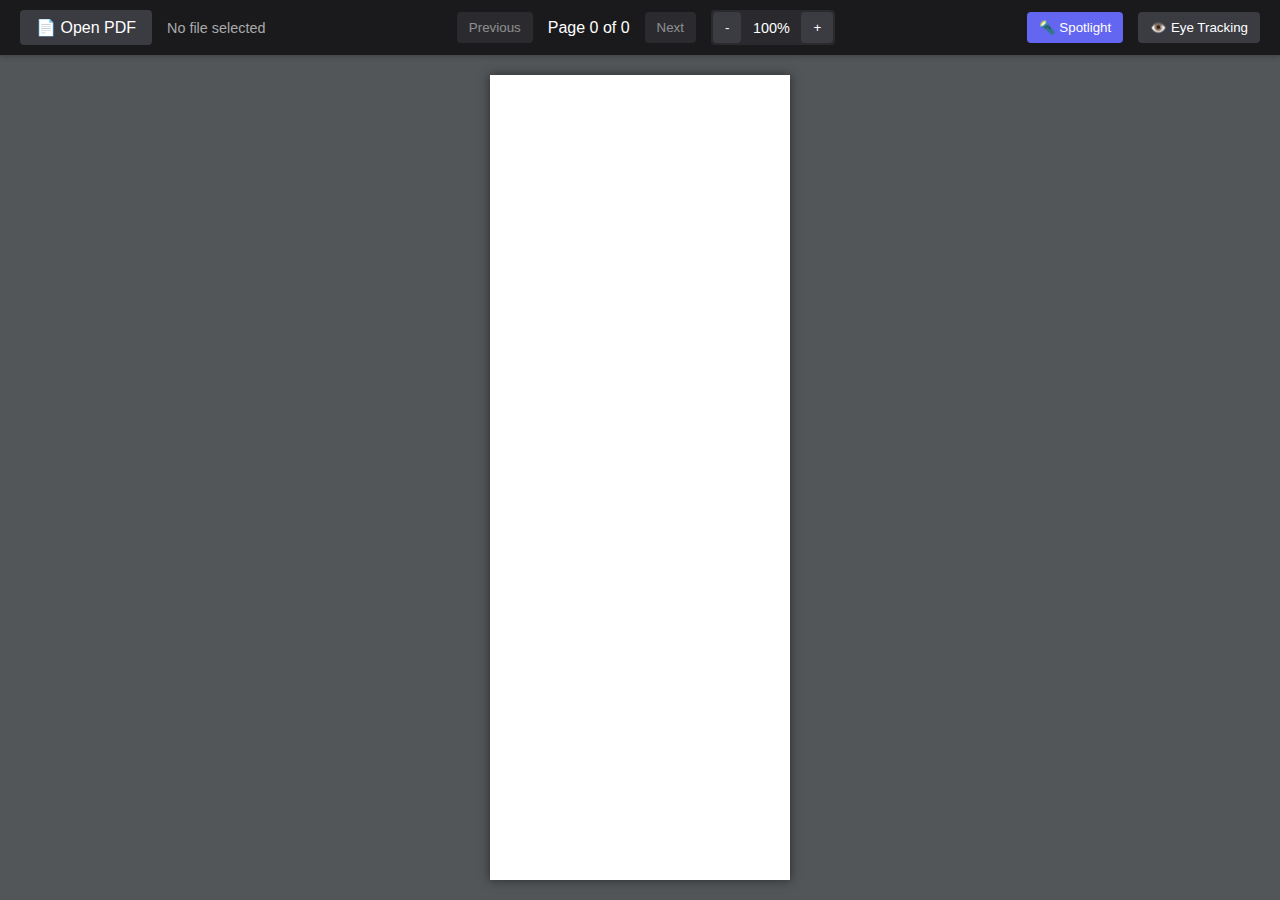
<file: src/pdf-reader/index.html>
<!DOCTYPE html>
<html lang="en">

<head>
    <meta charset="UTF-8">
    <meta name="viewport" content="width=device-width, initial-scale=1.0">
    <title>ADHD Assistant - PDF Reader</title>
    <link rel="stylesheet" href="styles.css">
    <link rel="stylesheet" href="../content/styles.css">
</head>

<body>
    <div class="pdf-controls">
        <div class="control-group">
            <label for="pdf-upload" class="upload-btn">
                <span>📄 Open PDF</span>
                <input type="file" id="pdf-upload" accept=".pdf" />
            </label>
            <span id="file-name">No file selected</span>
        </div>
        <div class="control-group">
            <button id="prev-page" disabled>Previous</button>
            <span id="page-num">Page 0 of 0</span>
            <button id="next-page" disabled>Next</button>
            <div class="zoom-controls">
                <button id="zoom-out">-</button>
                <span id="zoom-level">100%</span>
                <button id="zoom-in">+</button>
            </div>
        </div>
        <div class="control-group">
            <button id="toggle-spotlight" class="active">🔦 Spotlight</button>
        </div>
    </div>

    <div id="pdf-container">
        <div id="pdf-viewer"></div>
    </div>

    <script src="../lib/pdfjs/pdf.min.js"></script>
    <script src="../lib/webgazer.min.js"></script>
    <script src="viewer.js"></script>
</body>

</html>
</file>
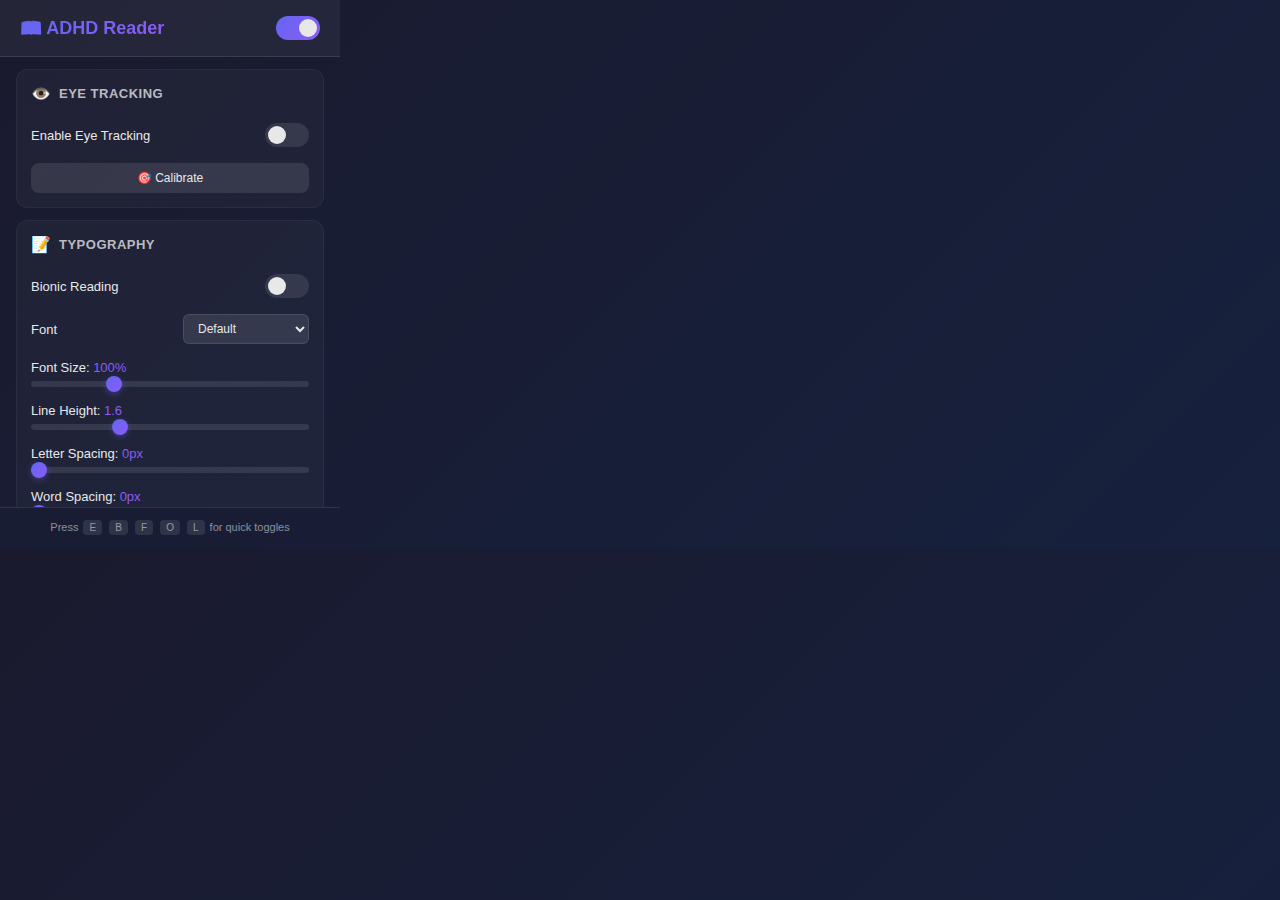
<file: src/popup/popup.html>
<!DOCTYPE html>
<html lang="en">
<head>
  <meta charset="UTF-8">
  <meta name="viewport" content="width=device-width, initial-scale=1.0">
  <title>ADHD Reader Settings</title>
  <link rel="stylesheet" href="popup.css">
</head>
<body>
  <div class="popup-container">
    <header class="popup-header">
      <h1>📖 ADHD Reader</h1>
      <label class="toggle-switch main-toggle">
        <input type="checkbox" id="enabled" checked>
        <span class="slider"></span>
      </label>
    </header>

    <main class="popup-content">
      <!-- Eye Tracking Section -->
      <section class="settings-section">
        <div class="section-header">
          <span class="section-icon">👁️</span>
          <h2>Eye Tracking</h2>
        </div>
        <div class="setting-row">
          <label>Enable Eye Tracking</label>
          <label class="toggle-switch">
            <input type="checkbox" id="eyeTracking">
            <span class="slider"></span>
          </label>
        </div>
        <button id="calibrateBtn" class="btn btn-secondary">
          🎯 Calibrate
        </button>
      </section>

      <!-- Typography Section -->
      <section class="settings-section">
        <div class="section-header">
          <span class="section-icon">📝</span>
          <h2>Typography</h2>
        </div>
        
        <div class="setting-row">
          <label>Bionic Reading</label>
          <label class="toggle-switch">
            <input type="checkbox" id="bionicReading">
            <span class="slider"></span>
          </label>
        </div>

        <div class="setting-row">
          <label>Font</label>
          <select id="fontFamily">
            <option value="default">Default</option>
            <option value="opendyslexic">OpenDyslexic</option>
            <option value="lexie">Lexie Readable</option>
            <option value="comic">Comic Sans</option>
          </select>
        </div>

        <div class="setting-row slider-row">
          <label>Font Size: <span id="fontSizeValue">100%</span></label>
          <input type="range" id="fontSize" min="80" max="150" value="100" step="5">
        </div>

        <div class="setting-row slider-row">
          <label>Line Height: <span id="lineHeightValue">1.6</span></label>
          <input type="range" id="lineHeight" min="1.2" max="2.5" value="1.6" step="0.1">
        </div>

        <div class="setting-row slider-row">
          <label>Letter Spacing: <span id="letterSpacingValue">0px</span></label>
          <input type="range" id="letterSpacing" min="0" max="5" value="0" step="0.5">
        </div>

        <div class="setting-row slider-row">
          <label>Word Spacing: <span id="wordSpacingValue">0px</span></label>
          <input type="range" id="wordSpacing" min="0" max="10" value="0" step="1">
        </div>
      </section>

      <!-- Focus Section -->
      <section class="settings-section">
        <div class="section-header">
          <span class="section-icon">🎯</span>
          <h2>Focus</h2>
        </div>
        
        <div class="setting-row slider-row">
          <label>Blur Amount: <span id="blurAmountValue">3px</span></label>
          <input type="range" id="blurAmount" min="0" max="10" value="3" step="0.5">
        </div>

        <div class="setting-row">
          <label>Line Guide</label>
          <label class="toggle-switch">
            <input type="checkbox" id="lineGuide" checked>
            <span class="slider"></span>
          </label>
        </div>
      </section>

      <!-- Overlay Section -->
      <section class="settings-section">
        <div class="section-header">
          <span class="section-icon">🎨</span>
          <h2>Color Overlay</h2>
        </div>
        
        <div class="setting-row">
          <label>Enable Overlay</label>
          <label class="toggle-switch">
            <input type="checkbox" id="overlayEnabled">
            <span class="slider"></span>
          </label>
        </div>

        <div class="color-picker">
          <button class="color-btn active" data-color="cream" style="background: #fffdf0;">Cream</button>
          <button class="color-btn" data-color="blue" style="background: #c8dcff;">Blue</button>
          <button class="color-btn" data-color="yellow" style="background: #ffffc8;">Yellow</button>
          <button class="color-btn" data-color="green" style="background: #c8ffdc;">Green</button>
          <button class="color-btn" data-color="peach" style="background: #ffdcc8;">Peach</button>
        </div>
      </section>

      <!-- Accessibility Section -->
      <section class="settings-section">
        <div class="section-header">
          <span class="section-icon">♿</span>
          <h2>Accessibility</h2>
        </div>
        
        <div class="setting-row">
          <label>Reduce Motion</label>
          <label class="toggle-switch">
            <input type="checkbox" id="reduceMotion">
            <span class="slider"></span>
          </label>
        </div>

        <div class="setting-row">
          <label>High Contrast</label>
          <label class="toggle-switch">
            <input type="checkbox" id="highContrast">
            <span class="slider"></span>
          </label>
        </div>
      </section>
    </main>

    <footer class="popup-footer">
      <p>Press <kbd>E</kbd> <kbd>B</kbd> <kbd>F</kbd> <kbd>O</kbd> <kbd>L</kbd> for quick toggles</p>
    </footer>
  </div>

  <script src="popup.js"></script>
</body>
</html>
</file>
<file: src/pdf-reader/styles.css>
body {
    margin: 0;
    padding: 0;
    background-color: #2a2a2e;
    font-family: -apple-system, BlinkMacSystemFont, 'Segoe UI', Roboto, sans-serif;
    color: #fff;
    height: 100vh;
    display: flex;
    flex-direction: column;
    overflow: hidden;
}

.pdf-controls {
    background-color: #1a1a1d;
    padding: 10px 20px;
    display: flex;
    align-items: center;
    justify-content: space-between;
    box-shadow: 0 2px 5px rgba(0, 0, 0, 0.2);
    z-index: 1000;
}

.control-group {
    display: flex;
    align-items: center;
    gap: 15px;
}

.upload-btn {
    background: #3b3b42;
    padding: 8px 16px;
    border-radius: 4px;
    cursor: pointer;
    transition: background 0.2s;
    display: flex;
    align-items: center;
}

.upload-btn:hover {
    background: #4b4b53;
}

.upload-btn input {
    display: none;
}

button {
    background: #3b3b42;
    color: white;
    border: none;
    padding: 8px 12px;
    border-radius: 4px;
    cursor: pointer;
    transition: background 0.2s;
}

button:hover:not(:disabled) {
    background: #52525e;
}

button:disabled {
    opacity: 0.5;
    cursor: not-allowed;
}

button.active {
    background: #6366f1;
    color: white;
}

#pdf-container {
    flex: 1;
    overflow: auto;
    position: relative;
    display: flex;
    justify-content: center;
    padding: 20px;
    background-color: #525659;
}

#pdf-viewer {
    position: relative;
    box-shadow: 0 0 10px rgba(0, 0, 0, 0.5);
    background: white;
}

canvas {
    display: block;
}

#file-name {
    color: #aaa;
    font-size: 0.9em;
    max-width: 200px;
    overflow: hidden;
    text-overflow: ellipsis;
    white-space: nowrap;
}

.zoom-controls {
    display: flex;
    align-items: center;
    gap: 5px;
    background: #2a2a2e;
    padding: 2px;
    border-radius: 4px;
}

.zoom-controls span {
    min-width: 50px;
    text-align: center;
    font-size: 0.9em;
}
</file>
<file: src/content/styles.css>
/* ADHD Reader - Content Script Styles */

/* ===== CSS Custom Properties ===== */
:root {
  --adhd-focus-blur: 3px;
  --adhd-highlight-color: rgba(255, 255, 150, 0.3);
  --adhd-overlay-color: rgba(255, 253, 240, 0.15);
  --adhd-font-size: 100%;
  --adhd-line-height: 1.6;
  --adhd-letter-spacing: 0px;
  --adhd-word-spacing: 0px;
}

/* ===== Focus Overlay ===== */
.adhd-reader-blur {
  filter: blur(var(--adhd-focus-blur)) !important;
  opacity: 0.6 !important;
  transition: filter 0.3s ease, opacity 0.3s ease !important;
}

.adhd-reader-focus {
  filter: none !important;
  opacity: 1 !important;
  background-color: var(--adhd-highlight-color) !important;
  border-radius: 4px !important;
  transition: background-color 0.2s ease !important;
}

/* ===== Line Guide ===== */
.adhd-reader-line-guide {
  position: fixed;
  left: 0;
  right: 0;
  height: 40px;
  pointer-events: none;
  z-index: 999998;
  background: linear-gradient(to bottom,
      transparent 0%,
      rgba(255, 255, 150, 0.1) 30%,
      rgba(255, 255, 150, 0.2) 50%,
      rgba(255, 255, 150, 0.1) 70%,
      transparent 100%);
  transition: top 0.1s ease-out;
}

/* ===== Reading Overlay ===== */
.adhd-reader-overlay {
  position: fixed;
  top: 0;
  left: 0;
  right: 0;
  bottom: 0;
  pointer-events: none;
  z-index: 999997;
  mix-blend-mode: multiply;
}

.adhd-reader-overlay--cream {
  background-color: rgba(255, 253, 240, 0.15);
}

.adhd-reader-overlay--blue {
  background-color: rgba(200, 220, 255, 0.15);
}

.adhd-reader-overlay--yellow {
  background-color: rgba(255, 255, 200, 0.15);
}

.adhd-reader-overlay--green {
  background-color: rgba(200, 255, 220, 0.15);
}

.adhd-reader-overlay--peach {
  background-color: rgba(255, 220, 200, 0.15);
}

/* ===== Spotlight Overlay ===== */
.adhd-reader-spotlight {
  position: fixed;
  top: 0;
  left: 0;
  right: 0;
  bottom: 0;
  pointer-events: none;
  z-index: 2147483647;
  /* Max z-index */
  display: none;
  transition: background 0.05s ease;
  /* Fast transition for smooth movement */
}

body.adhd-reader-spotlight-active {
  overflow: hidden !important;
  /* Prevent scrolling when spotlight is active if desired, though usually we want scroll */
}

/* ===== Bionic Reading ===== */
.adhd-reader-bionic {
  font-weight: inherit;
}

.adhd-reader-bionic-bold {
  font-weight: 700 !important;
}

/* ===== Typography Enhancements ===== */
.adhd-reader-enhanced-text {
  font-size: var(--adhd-font-size) !important;
  line-height: var(--adhd-line-height) !important;
  letter-spacing: var(--adhd-letter-spacing) !important;
  word-spacing: var(--adhd-word-spacing) !important;
}

/* ===== Dyslexia-Friendly Font ===== */
.adhd-reader-font-opendyslexic {
  font-family: 'OpenDyslexic', sans-serif !important;
}

.adhd-reader-font-lexie {
  font-family: 'Lexie Readable', sans-serif !important;
}

.adhd-reader-font-comic {
  font-family: 'Comic Sans MS', 'Comic Sans', cursive !important;
}

/* ===== High Contrast Mode ===== */
.adhd-reader-high-contrast {
  filter: contrast(1.2) !important;
}

.adhd-reader-high-contrast-dark {
  background-color: #1a1a2e !important;
  color: #e8e8e8 !important;
}

/* ===== Reduce Motion ===== */
.adhd-reader-reduce-motion,
.adhd-reader-reduce-motion * {
  animation: none !important;
  transition: none !important;
}

.adhd-reader-reduce-motion img[src$=".gif"],
.adhd-reader-reduce-motion img[src*=".gif?"] {
  visibility: hidden;
}

/* ===== Floating Toolbar ===== */
.adhd-reader-toolbar {
  position: fixed;
  bottom: 20px;
  right: 20px;
  z-index: 999999;
  display: flex;
  gap: 8px;
  padding: 12px;
  background: rgba(30, 30, 40, 0.95);
  backdrop-filter: blur(10px);
  border-radius: 16px;
  box-shadow: 0 8px 32px rgba(0, 0, 0, 0.3);
  font-family: -apple-system, BlinkMacSystemFont, 'Segoe UI', Roboto, sans-serif;
}

.adhd-reader-toolbar-btn {
  width: 40px;
  height: 40px;
  border: none;
  border-radius: 10px;
  background: rgba(255, 255, 255, 0.1);
  color: #fff;
  cursor: pointer;
  display: flex;
  align-items: center;
  justify-content: center;
  transition: all 0.2s ease;
  font-size: 18px;
}

.adhd-reader-toolbar-btn:hover {
  background: rgba(255, 255, 255, 0.2);
  transform: translateY(-2px);
}

.adhd-reader-toolbar-btn.active {
  background: linear-gradient(135deg, #6366f1, #8b5cf6);
  box-shadow: 0 4px 12px rgba(99, 102, 241, 0.4);
}

.adhd-reader-toolbar-btn:disabled {
  opacity: 0.5;
  cursor: not-allowed;
}

/* ===== Calibration Overlay ===== */
.adhd-reader-calibration {
  position: fixed;
  top: 0;
  left: 0;
  right: 0;
  bottom: 0;
  background: rgba(0, 0, 0, 0.9);
  z-index: 1000000;
  display: flex;
  flex-direction: column;
  align-items: center;
  justify-content: center;
  color: white;
  font-family: -apple-system, BlinkMacSystemFont, 'Segoe UI', Roboto, sans-serif;
}

.adhd-reader-calibration-point {
  width: 30px;
  height: 30px;
  border-radius: 50%;
  background: linear-gradient(135deg, #6366f1, #8b5cf6);
  position: absolute;
  cursor: pointer;
  animation: pulse 1.5s ease-in-out infinite;
  box-shadow: 0 0 20px rgba(99, 102, 241, 0.6);
}

@keyframes pulse {

  0%,
  100% {
    transform: scale(1);
  }

  50% {
    transform: scale(1.2);
  }
}

.adhd-reader-calibration-instructions {
  text-align: center;
  margin-bottom: 40px;
}

.adhd-reader-calibration-instructions h2 {
  font-size: 28px;
  margin-bottom: 16px;
}

.adhd-reader-calibration-instructions p {
  font-size: 18px;
  opacity: 0.8;
}

/* ===== Gaze Indicator (Debug) ===== */
.adhd-reader-gaze-indicator {
  position: fixed;
  width: 20px;
  height: 20px;
  border-radius: 50%;
  background: rgba(99, 102, 241, 0.5);
  border: 2px solid #6366f1;
  pointer-events: none;
  z-index: 999999;
  transform: translate(-50%, -50%);
  transition: left 0.05s linear, top 0.05s linear;
}

/* ===== WebGazer Video Feed (Hidden by default) ===== */
#webgazerVideoFeed {
  display: none !important;
}

#webgazerVideoContainer {
  display: none !important;
}

#webgazerFaceOverlay {
  display: none !important;
}

#webgazerFaceFeedbackBox {
  display: none !important;
}

#webgazerGazeDot {
  display: none !important;
}
</file>
<file: src/popup/popup.css>
/* ADHD Reader - Popup Styles */

* {
  margin: 0;
  padding: 0;
  box-sizing: border-box;
}

body {
  font-family: -apple-system, BlinkMacSystemFont, 'Segoe UI', Roboto, sans-serif;
  background: linear-gradient(135deg, #1a1a2e 0%, #16213e 100%);
  color: #e8e8e8;
  width: 340px;
  min-height: 400px;
}

.popup-container {
  display: flex;
  flex-direction: column;
  height: 100%;
}

/* Header */
.popup-header {
  display: flex;
  align-items: center;
  justify-content: space-between;
  padding: 16px 20px;
  background: rgba(255, 255, 255, 0.05);
  border-bottom: 1px solid rgba(255, 255, 255, 0.1);
}

.popup-header h1 {
  font-size: 18px;
  font-weight: 600;
  background: linear-gradient(135deg, #6366f1, #8b5cf6);
  -webkit-background-clip: text;
  -webkit-text-fill-color: transparent;
  background-clip: text;
}

/* Toggle Switch */
.toggle-switch {
  position: relative;
  width: 44px;
  height: 24px;
  flex-shrink: 0;
}

.toggle-switch input {
  opacity: 0;
  width: 0;
  height: 0;
}

.slider {
  position: absolute;
  cursor: pointer;
  top: 0;
  left: 0;
  right: 0;
  bottom: 0;
  background: rgba(255, 255, 255, 0.1);
  transition: 0.3s;
  border-radius: 24px;
}

.slider:before {
  position: absolute;
  content: "";
  height: 18px;
  width: 18px;
  left: 3px;
  bottom: 3px;
  background: #e8e8e8;
  transition: 0.3s;
  border-radius: 50%;
}

input:checked + .slider {
  background: linear-gradient(135deg, #6366f1, #8b5cf6);
}

input:checked + .slider:before {
  transform: translateX(20px);
}

/* Main Content */
.popup-content {
  flex: 1;
  overflow-y: auto;
  padding: 12px 16px;
  max-height: 450px;
}

/* Sections */
.settings-section {
  background: rgba(255, 255, 255, 0.03);
  border-radius: 12px;
  padding: 14px;
  margin-bottom: 12px;
  border: 1px solid rgba(255, 255, 255, 0.05);
}

.section-header {
  display: flex;
  align-items: center;
  gap: 8px;
  margin-bottom: 12px;
}

.section-icon {
  font-size: 16px;
}

.section-header h2 {
  font-size: 13px;
  font-weight: 600;
  text-transform: uppercase;
  letter-spacing: 0.5px;
  color: rgba(255, 255, 255, 0.7);
}

/* Setting Rows */
.setting-row {
  display: flex;
  align-items: center;
  justify-content: space-between;
  padding: 8px 0;
}

.setting-row label {
  font-size: 13px;
  color: #e8e8e8;
}

.slider-row {
  flex-direction: column;
  align-items: stretch;
}

.slider-row label {
  margin-bottom: 6px;
}

.slider-row label span {
  color: #8b5cf6;
  font-weight: 500;
}

/* Range Sliders */
input[type="range"] {
  width: 100%;
  height: 6px;
  background: rgba(255, 255, 255, 0.1);
  border-radius: 3px;
  outline: none;
  -webkit-appearance: none;
}

input[type="range"]::-webkit-slider-thumb {
  -webkit-appearance: none;
  width: 16px;
  height: 16px;
  background: linear-gradient(135deg, #6366f1, #8b5cf6);
  border-radius: 50%;
  cursor: pointer;
  box-shadow: 0 2px 6px rgba(99, 102, 241, 0.4);
}

input[type="range"]::-moz-range-thumb {
  width: 16px;
  height: 16px;
  background: linear-gradient(135deg, #6366f1, #8b5cf6);
  border-radius: 50%;
  cursor: pointer;
  border: none;
}

/* Select */
select {
  background: rgba(255, 255, 255, 0.1);
  border: 1px solid rgba(255, 255, 255, 0.1);
  color: #e8e8e8;
  padding: 6px 10px;
  border-radius: 6px;
  font-size: 12px;
  cursor: pointer;
  outline: none;
}

select:focus {
  border-color: #6366f1;
}

/* Buttons */
.btn {
  display: inline-flex;
  align-items: center;
  justify-content: center;
  gap: 6px;
  padding: 8px 14px;
  border: none;
  border-radius: 8px;
  font-size: 12px;
  font-weight: 500;
  cursor: pointer;
  transition: all 0.2s;
}

.btn-secondary {
  background: rgba(255, 255, 255, 0.1);
  color: #e8e8e8;
  width: 100%;
  margin-top: 8px;
}

.btn-secondary:hover {
  background: rgba(255, 255, 255, 0.15);
  transform: translateY(-1px);
}

/* Color Picker */
.color-picker {
  display: flex;
  gap: 8px;
  margin-top: 10px;
  flex-wrap: wrap;
}

.color-btn {
  width: 32px;
  height: 32px;
  border: 2px solid transparent;
  border-radius: 8px;
  cursor: pointer;
  transition: all 0.2s;
  font-size: 0;
}

.color-btn:hover {
  transform: scale(1.1);
}

.color-btn.active {
  border-color: #6366f1;
  box-shadow: 0 0 0 2px rgba(99, 102, 241, 0.3);
}

/* Footer */
.popup-footer {
  padding: 12px 16px;
  text-align: center;
  border-top: 1px solid rgba(255, 255, 255, 0.1);
}

.popup-footer p {
  font-size: 11px;
  color: rgba(255, 255, 255, 0.5);
}

kbd {
  display: inline-block;
  padding: 2px 6px;
  background: rgba(255, 255, 255, 0.1);
  border-radius: 4px;
  font-family: inherit;
  font-size: 10px;
  margin: 0 2px;
}

/* Scrollbar */
.popup-content::-webkit-scrollbar {
  width: 6px;
}

.popup-content::-webkit-scrollbar-track {
  background: rgba(255, 255, 255, 0.05);
  border-radius: 3px;
}

.popup-content::-webkit-scrollbar-thumb {
  background: rgba(255, 255, 255, 0.2);
  border-radius: 3px;
}

.popup-content::-webkit-scrollbar-thumb:hover {
  background: rgba(255, 255, 255, 0.3);
}
</file>
